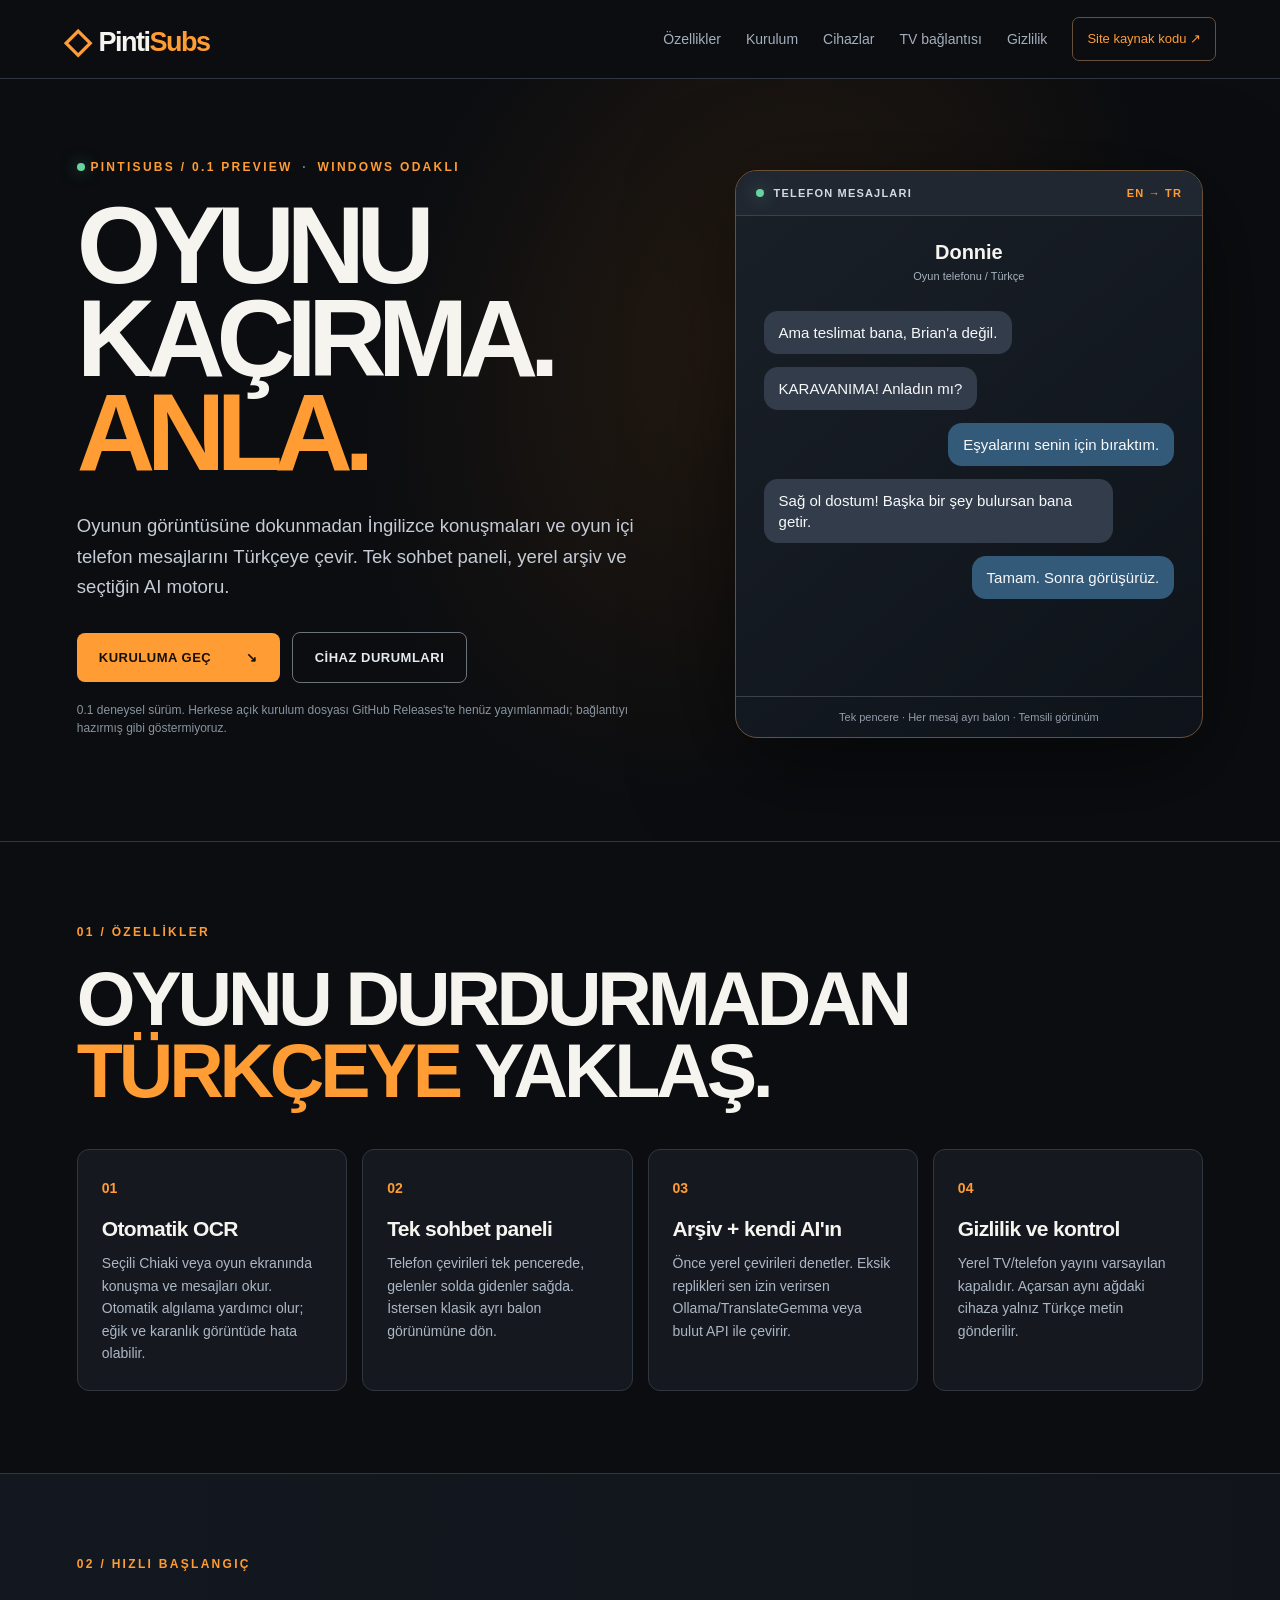
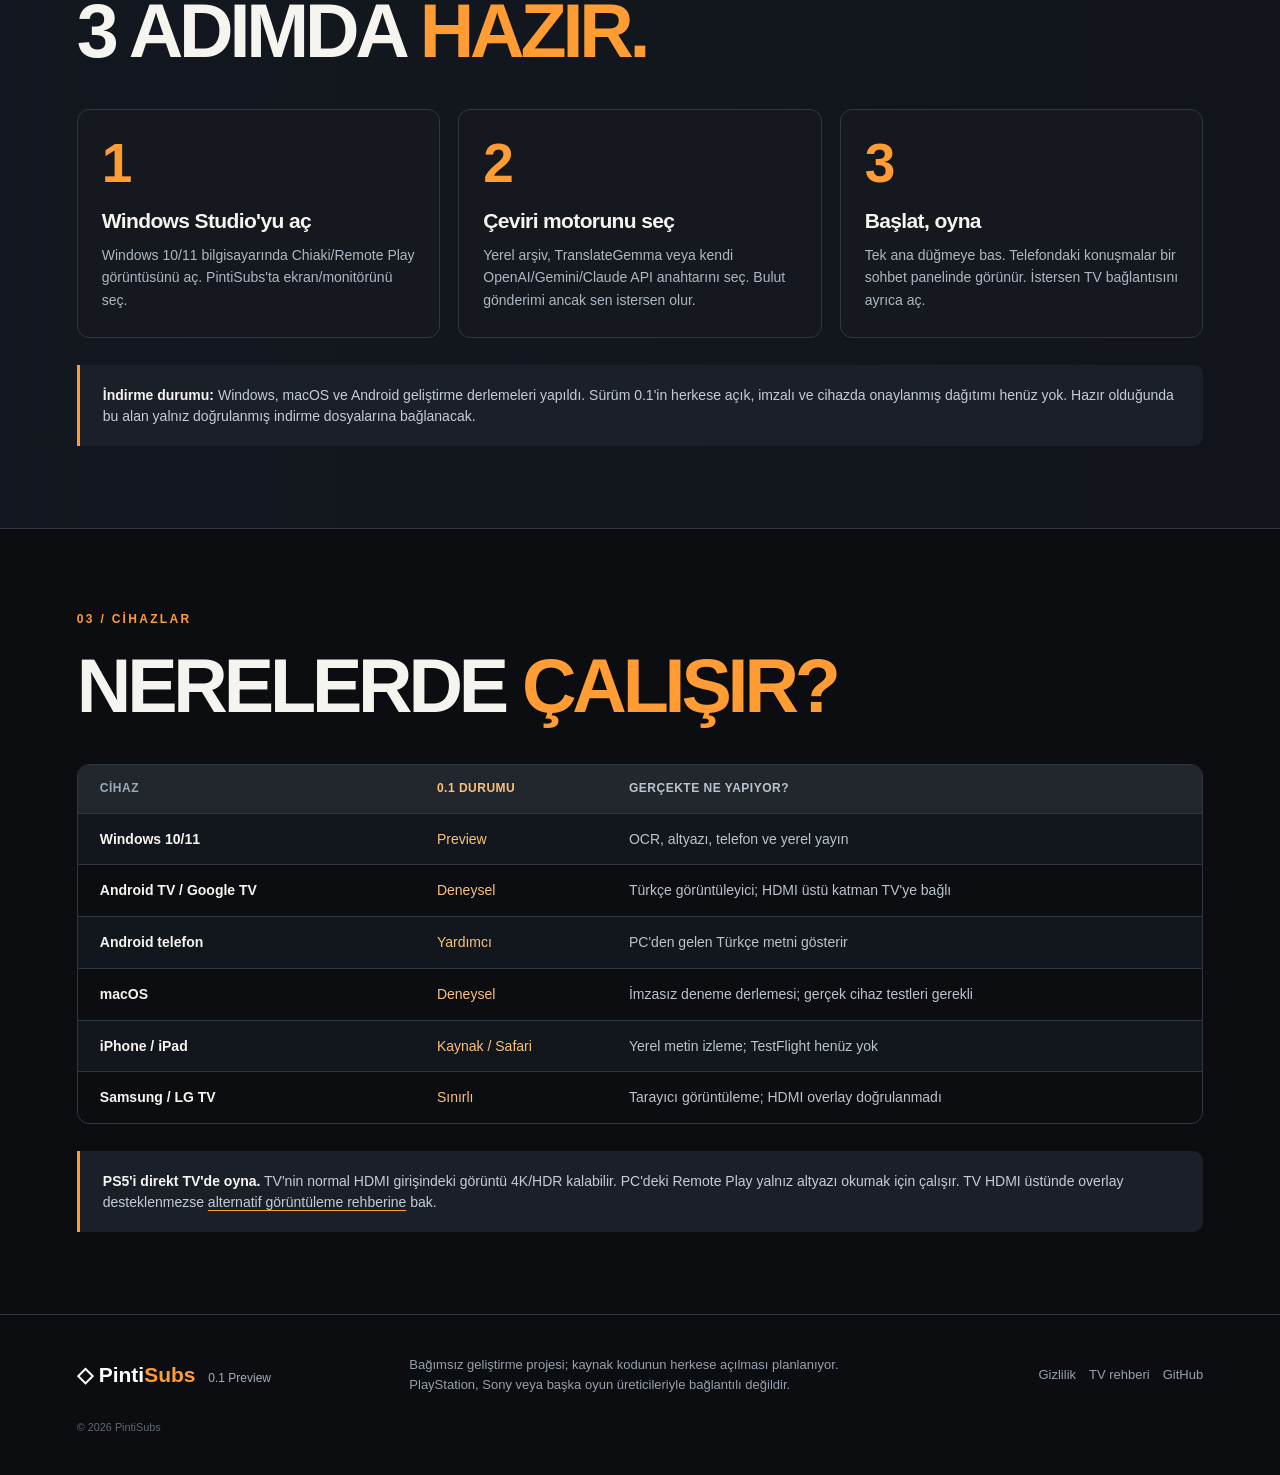
<file: index.html>
<!doctype html>
<html lang="tr">
<head>
<meta charset="utf-8">
<meta name="viewport" content="width=device-width,initial-scale=1">
<meta name="theme-color" content="#0b0d10">
<meta name="description" content="PintiSubs 0.1 Preview: PS5, Chiaki ve Windows oyunlarında Türkçe diyalog, telefon mesajları ve isteğe bağlı yerel çeviri görüntüleyici.">
<meta property="og:title" content="PintiSubs 0.1 — Oyunun dilini anla.">
<meta property="og:description" content="Windows oyun altyazısı ve telefon mesajları Türkçe. Android TV HDMI üstü katman deneysel. Ücretsiz önizleme.">
<title>PintiSubs 0.1 | Oyunun dilini anla</title>
<link rel="icon" type="image/svg+xml" href="assets/mark.svg">
<link rel="stylesheet" href="assets/site.css">
<link rel="canonical" href="https://pinticrm.github.io/pintisubs-site/">
</head>
<body>
<a class="skip" href="#main">İçeriğe geç</a>
<header class="topbar">
 <a class="brand" href="./" aria-label="PintiSubs ana sayfa"><span class="glyph">◇</span><span>Pinti<span class="accent">Subs</span></span></a>
 <nav aria-label="Ana menü"><a href="#ozellikler">Özellikler</a><a href="#kurulum">Kurulum</a><a href="#cihazlar">Cihazlar</a><a href="eslestir/">TV bağlantısı</a><a href="privacy.html">Gizlilik</a></nav>
 <a class="tiny-link" href="https://github.com/pinticrm/pintisubs-site">Site kaynak kodu ↗</a>
</header>
<main id="main">
 <section class="hero">
 <div class="glow" aria-hidden="true"></div>
 <div class="hero-main">
 <p class="eyebrow"><span class="dot"></span> PINTISUBS / 0.1 PREVIEW <span class="divider">·</span> WINDOWS ODAKLI</p>
 <h1>OYUNU<br>KAÇIRMA.<br><em>ANLA.</em></h1>
 <p class="subtitle">Oyunun görüntüsüne dokunmadan İngilizce konuşmaları ve oyun içi telefon mesajlarını Türkçeye çevir. Tek sohbet paneli, yerel arşiv ve seçtiğin AI motoru.</p>
 <div class="actions"><a class="primary" href="#kurulum">KURULUMA GEÇ <span aria-hidden="true">↘</span></a><a class="outline" href="#cihazlar">CİHAZ DURUMLARI</a></div>
 <p class="note">0.1 deneysel sürüm. Herkese açık kurulum dosyası GitHub Releases'te henüz yayımlanmadı; bağlantıyı hazırmış gibi göstermiyoruz.</p>
 </div>
 <div class="preview" aria-label="Örnek çeviri sohbet paneli">
  <div class="preview-head"><span class="live"></span> TELEFON MESAJLARI <span class="head-right">EN → TR</span></div>
  <div class="preview-body">
   <div class="contact">Donnie <span>Oyun telefonu / Türkçe</span></div>
   <p class="bubble">Ama teslimat bana, Brian'a değil.</p>
   <p class="bubble">KARAVANIMA! Anladın mı?</p>
   <p class="bubble outgoing">Eşyalarını senin için bıraktım.</p>
   <p class="bubble">Sağ ol dostum! Başka bir şey bulursan bana getir.</p>
   <p class="bubble outgoing">Tamam. Sonra görüşürüz.</p>
  </div>
  <div class="preview-foot">Tek pencere · Her mesaj ayrı balon · Temsili görünüm</div>
 </div>
 </section>

 <section class="section" id="ozellikler">
 <p class="eyebrow">01 / ÖZELLİKLER</p><h2>OYUNU DURDURMADAN<br><em>TÜRKÇEYE</em> YAKLAŞ.</h2>
 <div class="features">
  <article><span>01</span><h3>Otomatik OCR</h3><p>Seçili Chiaki veya oyun ekranında konuşma ve mesajları okur. Otomatik algılama yardımcı olur; eğik ve karanlık görüntüde hata olabilir.</p></article>
  <article><span>02</span><h3>Tek sohbet paneli</h3><p>Telefon çevirileri tek pencerede, gelenler solda gidenler sağda. İstersen klasik ayrı balon görünümüne dön.</p></article>
  <article><span>03</span><h3>Arşiv + kendi AI'ın</h3><p>Önce yerel çevirileri denetler. Eksik replikleri sen izin verirsen Ollama/TranslateGemma veya bulut API ile çevirir.</p></article>
  <article><span>04</span><h3>Gizlilik ve kontrol</h3><p>Yerel TV/telefon yayını varsayılan kapalıdır. Açarsan aynı ağdaki cihaza yalnız Türkçe metin gönderilir.</p></article>
 </div></section>

 <section class="section steps" id="kurulum">
 <p class="eyebrow">02 / HIZLI BAŞLANGIÇ</p><h2>3 ADIMDA <em>HAZIR.</em></h2>
 <div class="steps-grid">
 <article><b>1</b><h3>Windows Studio'yu aç</h3><p>Windows 10/11 bilgisayarında Chiaki/Remote Play görüntüsünü aç. PintiSubs'ta ekran/monitörünü seç.</p></article>
 <article><b>2</b><h3>Çeviri motorunu seç</h3><p>Yerel arşiv, TranslateGemma veya kendi OpenAI/Gemini/Claude API anahtarını seç. Bulut gönderimi ancak sen istersen olur.</p></article>
 <article><b>3</b><h3>Başlat, oyna</h3><p>Tek ana düğmeye bas. Telefondaki konuşmalar bir sohbet panelinde görünür. İstersen TV bağlantısını ayrıca aç.</p></article>
 </div>
 <p class="info"><strong>İndirme durumu:</strong> Windows, macOS ve Android geliştirme derlemeleri yapıldı. Sürüm 0.1'in herkese açık, imzalı ve cihazda onaylanmış dağıtımı henüz yok. Hazır olduğunda bu alan yalnız doğrulanmış indirme dosyalarına bağlanacak.</p>
 </section>

 <section class="section" id="cihazlar">
 <p class="eyebrow">03 / CİHAZLAR</p><h2>NERELERDE <em>ÇALIŞIR?</em></h2>
 <div class="device-table" role="table" aria-label="Cihaz destek durumu">
 <div role="row" class="table-heading"><span role="columnheader">Cihaz</span><span role="columnheader">0.1 durumu</span><span role="columnheader">Gerçekte ne yapıyor?</span></div>
 <div role="row"><span role="cell">Windows 10/11</span><span role="cell" class="accent">Preview</span><span role="cell">OCR, altyazı, telefon ve yerel yayın</span></div>
 <div role="row"><span role="cell">Android TV / Google TV</span><span role="cell">Deneysel</span><span role="cell">Türkçe görüntüleyici; HDMI üstü katman TV'ye bağlı</span></div>
 <div role="row"><span role="cell">Android telefon</span><span role="cell">Yardımcı</span><span role="cell">PC'den gelen Türkçe metni gösterir</span></div>
 <div role="row"><span role="cell">macOS</span><span role="cell">Deneysel</span><span role="cell">İmzasız deneme derlemesi; gerçek cihaz testleri gerekli</span></div>
 <div role="row"><span role="cell">iPhone / iPad</span><span role="cell">Kaynak / Safari</span><span role="cell">Yerel metin izleme; TestFlight henüz yok</span></div>
 <div role="row"><span role="cell">Samsung / LG TV</span><span role="cell">Sınırlı</span><span role="cell">Tarayıcı görüntüleme; HDMI overlay doğrulanmadı</span></div>
 </div>
 <div class="callout"><strong>PS5'i direkt TV'de oyna.</strong> TV'nin normal HDMI girişindeki görüntü 4K/HDR kalabilir. PC'deki Remote Play yalnız altyazı okumak için çalışır. TV HDMI üstünde overlay desteklenmezse <a href="eslestir/">alternatif görüntüleme rehberine</a> bak.</div>
 </section>
</main>
<footer><div class="footer-brand">◇ Pinti<span>Subs</span> <small>0.1 Preview</small></div><p>Bağımsız geliştirme projesi; kaynak kodunun herkese açılması planlanıyor. PlayStation, Sony veya başka oyun üreticileriyle bağlantılı değildir.</p><div><a href="privacy.html">Gizlilik</a><a href="eslestir/">TV rehberi</a><a href="https://github.com/pinticrm/pintisubs-site">GitHub</a></div><small>© 2026 PintiSubs</small></footer>
</body></html>
</file>
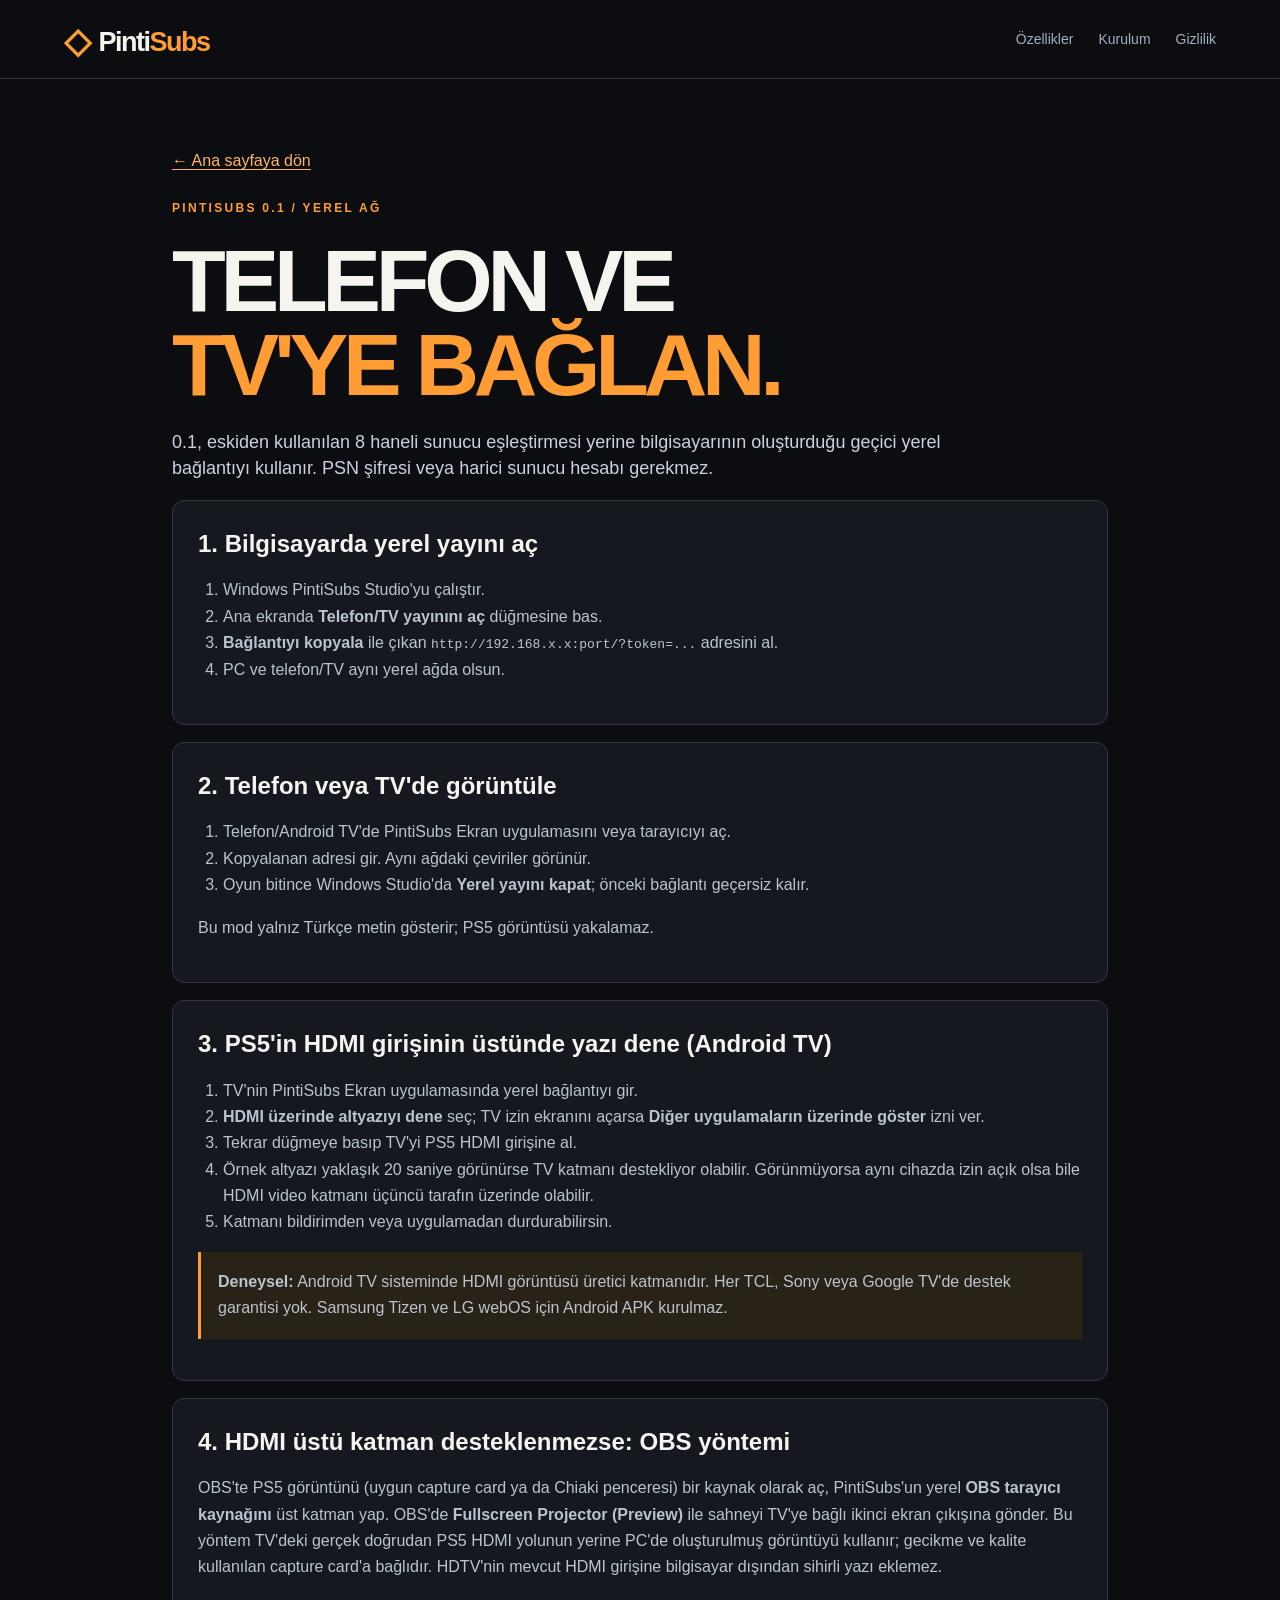
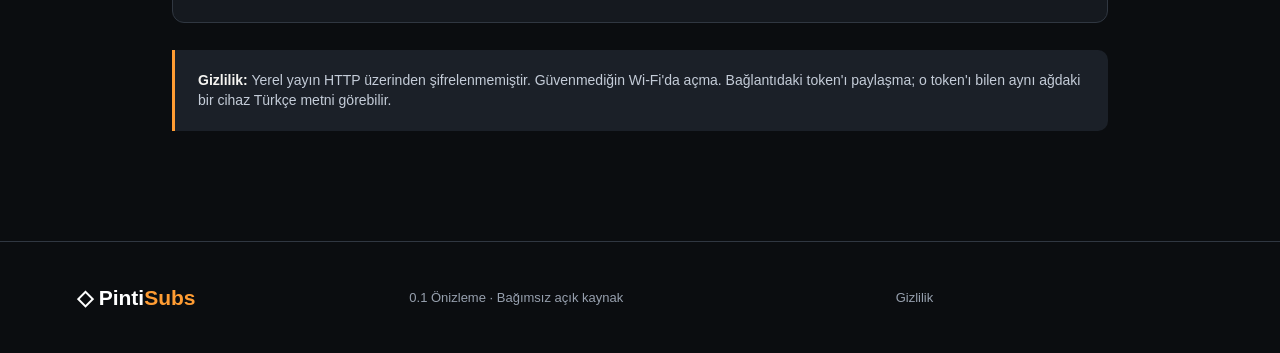
<file: eslestir/index.html>
<!doctype html><html lang="tr"><head><meta charset="utf-8"><meta name="viewport" content="width=device-width,initial-scale=1"><meta name="theme-color" content="#0b0d10"><meta name="description" content="PintiSubs 0.1 Android TV, telefon ve OBS yerel bağlantı rehberi."><title>Telefon / TV Bağlantısı | PintiSubs 0.1</title><link rel="icon" href="../assets/mark.svg" type="image/svg+xml"><link rel="stylesheet" href="../assets/site.css"><style>.guide{max-width:980px;margin:auto;padding:70px 22px 110px}.guide h1{font-size:clamp(46px,9vw,88px);letter-spacing:-.06em;line-height:.95;margin:0 0 22px}.guide .lead{font-size:18px;color:#cad2df;max-width:770px}.guide article{border:1px solid var(--line);background:var(--panel);padding:25px;margin-top:17px;border-radius:12px}.guide article h2{font-size:24px;margin:0 0 14px}.guide article p,.guide li{color:#bac4cf;line-height:1.65}.guide ol{padding-left:25px}.guide kbd{border:1px solid #5e646b;padding:3px 7px;background:#2b3037;border-radius:5px}.guide .warning{border-left:3px solid #ff9c33;padding:17px;background:#282217}.guide a{color:#ffb466;text-decoration:underline;text-underline-offset:3px}.guide .back{display:inline-block;margin-bottom:27px}</style></head><body><header class="topbar"><a class="brand" href="../"><span class="glyph">◇</span>Pinti<span class="accent">Subs</span></a><nav><a href="../#ozellikler">Özellikler</a><a href="../#kurulum">Kurulum</a><a href="../privacy.html">Gizlilik</a></nav></header><main class="guide"><a class="back" href="../">← Ana sayfaya dön</a><p class="eyebrow">PINTISUBS 0.1 / YEREL AĞ</p><h1>TELEFON VE<br><em>TV'YE BAĞLAN.</em></h1><p class="lead">0.1, eskiden kullanılan 8 haneli sunucu eşleştirmesi yerine bilgisayarının oluşturduğu geçici yerel bağlantıyı kullanır. PSN şifresi veya harici sunucu hesabı gerekmez.</p>
<article><h2>1. Bilgisayarda yerel yayını aç</h2><ol><li>Windows PintiSubs Studio'yu çalıştır.</li><li>Ana ekranda <strong>Telefon/TV yayınını aç</strong> düğmesine bas.</li><li><strong>Bağlantıyı kopyala</strong> ile çıkan <code>http://192.168.x.x:port/?token=...</code> adresini al.</li><li>PC ve telefon/TV aynı yerel ağda olsun.</li></ol></article>
<article><h2>2. Telefon veya TV'de görüntüle</h2><ol><li>Telefon/Android TV'de PintiSubs Ekran uygulamasını veya tarayıcıyı aç.</li><li>Kopyalanan adresi gir. Aynı ağdaki çeviriler görünür.</li><li>Oyun bitince Windows Studio'da <strong>Yerel yayını kapat</strong>; önceki bağlantı geçersiz kalır.</li></ol><p>Bu mod yalnız Türkçe metin gösterir; PS5 görüntüsü yakalamaz.</p></article>
<article><h2>3. PS5'in HDMI girişinin üstünde yazı dene (Android TV)</h2><ol><li>TV'nin PintiSubs Ekran uygulamasında yerel bağlantıyı gir.</li><li><strong>HDMI üzerinde altyazıyı dene</strong> seç; TV izin ekranını açarsa <strong>Diğer uygulamaların üzerinde göster</strong> izni ver.</li><li>Tekrar düğmeye basıp TV'yi PS5 HDMI girişine al.</li><li>Örnek altyazı yaklaşık 20 saniye görünürse TV katmanı destekliyor olabilir. Görünmüyorsa aynı cihazda izin açık olsa bile HDMI video katmanı üçüncü tarafın üzerinde olabilir.</li><li>Katmanı bildirimden veya uygulamadan durdurabilirsin.</li></ol><p class="warning"><strong>Deneysel:</strong> Android TV sisteminde HDMI görüntüsü üretici katmanıdır. Her TCL, Sony veya Google TV'de destek garantisi yok. Samsung Tizen ve LG webOS için Android APK kurulmaz.</p></article>
<article><h2>4. HDMI üstü katman desteklenmezse: OBS yöntemi</h2><p>OBS'te PS5 görüntünü (uygun capture card ya da Chiaki penceresi) bir kaynak olarak aç, PintiSubs'un yerel <strong>OBS tarayıcı kaynağını</strong> üst katman yap. OBS'de <strong>Fullscreen Projector (Preview)</strong> ile sahneyi TV'ye bağlı ikinci ekran çıkışına gönder. Bu yöntem TV'deki gerçek doğrudan PS5 HDMI yolunun yerine PC'de oluşturulmuş görüntüyü kullanır; gecikme ve kalite kullanılan capture card'a bağlıdır. HDTV'nin mevcut HDMI girişine bilgisayar dışından sihirli yazı eklemez.</p></article>
<p class="info"><strong>Gizlilik:</strong> Yerel yayın HTTP üzerinden şifrelenmemiştir. Güvenmediğin Wi-Fi'da açma. Bağlantıdaki token'ı paylaşma; o token'ı bilen aynı ağdaki bir cihaz Türkçe metni görebilir.</p></main><footer><div class="footer-brand">◇ Pinti<span>Subs</span></div><p>0.1 Önizleme · Bağımsız açık kaynak</p><div><a href="../privacy.html">Gizlilik</a></div></footer></body></html>
</file>
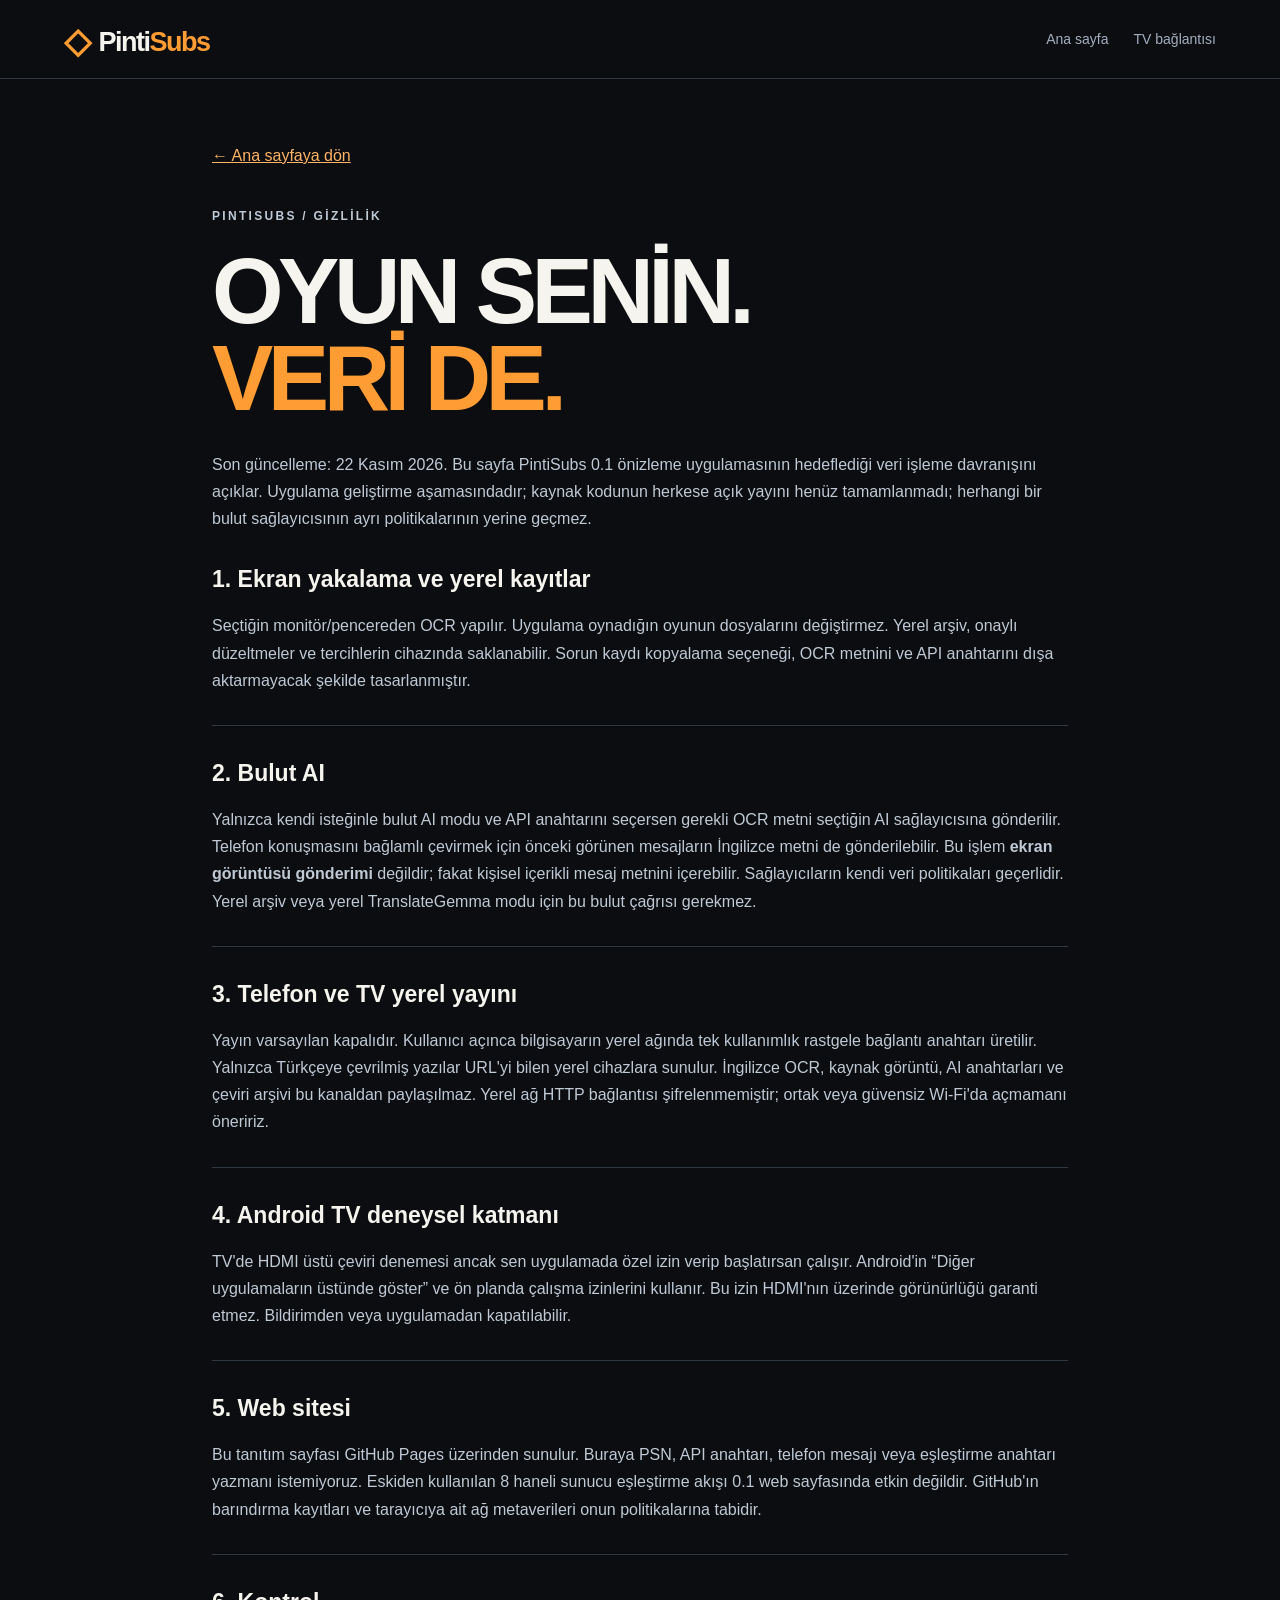
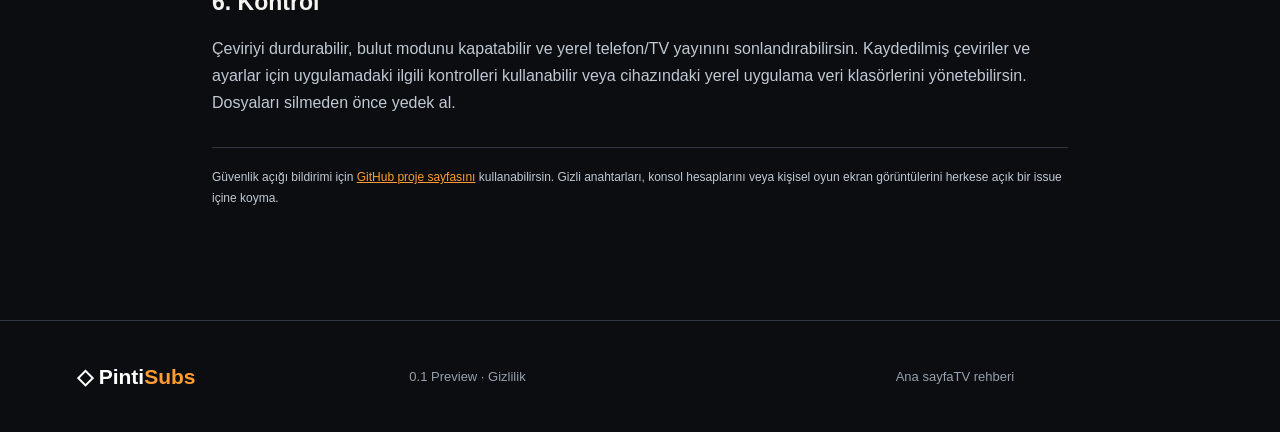
<file: privacy.html>
<!doctype html><html lang="tr"><head><meta charset="utf-8"><meta name="viewport" content="width=device-width,initial-scale=1"><meta name="description" content="PintiSubs 0.1 gizlilik ve yerel yayın ilkeleri"><meta name="theme-color" content="#0b0d10"><title>Gizlilik | PintiSubs 0.1</title><link rel="icon" type="image/svg+xml" href="assets/mark.svg"><link rel="stylesheet" href="assets/site.css"><style>.legal{max-width:900px;margin:auto;padding:65px 22px 100px}.legal h1{font-size:clamp(52px,8vw,92px);line-height:.95;letter-spacing:-.06em;margin:12px 0 28px}.legal h2{margin:30px 0 10px;font-size:23px}.legal p,.legal li{color:#c0c9d4;line-height:1.7}.legal a{color:var(--accent);text-decoration:underline}.legal .note{max-width:none}.legal section{padding-bottom:15px;border-bottom:1px solid #303741}</style></head><body><header class="topbar"><a class="brand" href="./"><span class="glyph">◇</span>Pinti<span class="accent">Subs</span></a><nav><a href="./">Ana sayfa</a><a href="eslestir/">TV bağlantısı</a></nav></header><main class="legal"><a href="./" style="color:#ffb466">← Ana sayfaya dön</a><p class="eyebrow" style="margin-top:38px">PINTISUBS / GİZLİLİK</p><h1>OYUN SENİN.<br><em>VERİ DE.</em></h1><p>Son güncelleme: 22 Kasım 2026. Bu sayfa PintiSubs 0.1 önizleme uygulamasının hedeflediği veri işleme davranışını açıklar. Uygulama geliştirme aşamasındadır; kaynak kodunun herkese açık yayını henüz tamamlanmadı; herhangi bir bulut sağlayıcısının ayrı politikalarının yerine geçmez.</p>
<section><h2>1. Ekran yakalama ve yerel kayıtlar</h2><p>Seçtiğin monitör/pencereden OCR yapılır. Uygulama oynadığın oyunun dosyalarını değiştirmez. Yerel arşiv, onaylı düzeltmeler ve tercihlerin cihazında saklanabilir. Sorun kaydı kopyalama seçeneği, OCR metnini ve API anahtarını dışa aktarmayacak şekilde tasarlanmıştır.</p></section>
<section><h2>2. Bulut AI</h2><p>Yalnızca kendi isteğinle bulut AI modu ve API anahtarını seçersen gerekli OCR metni seçtiğin AI sağlayıcısına gönderilir. Telefon konuşmasını bağlamlı çevirmek için önceki görünen mesajların İngilizce metni de gönderilebilir. Bu işlem <strong>ekran görüntüsü gönderimi</strong> değildir; fakat kişisel içerikli mesaj metnini içerebilir. Sağlayıcıların kendi veri politikaları geçerlidir. Yerel arşiv veya yerel TranslateGemma modu için bu bulut çağrısı gerekmez.</p></section>
<section><h2>3. Telefon ve TV yerel yayını</h2><p>Yayın varsayılan kapalıdır. Kullanıcı açınca bilgisayarın yerel ağında tek kullanımlık rastgele bağlantı anahtarı üretilir. Yalnızca Türkçeye çevrilmiş yazılar URL'yi bilen yerel cihazlara sunulur. İngilizce OCR, kaynak görüntü, AI anahtarları ve çeviri arşivi bu kanaldan paylaşılmaz. Yerel ağ HTTP bağlantısı şifrelenmemiştir; ortak veya güvensiz Wi-Fi'da açmamanı öneririz.</p></section>
<section><h2>4. Android TV deneysel katmanı</h2><p>TV'de HDMI üstü çeviri denemesi ancak sen uygulamada özel izin verip başlatırsan çalışır. Android'in “Diğer uygulamaların üstünde göster” ve ön planda çalışma izinlerini kullanır. Bu izin HDMI'nın üzerinde görünürlüğü garanti etmez. Bildirimden veya uygulamadan kapatılabilir.</p></section>
<section><h2>5. Web sitesi</h2><p>Bu tanıtım sayfası GitHub Pages üzerinden sunulur. Buraya PSN, API anahtarı, telefon mesajı veya eşleştirme anahtarı yazmanı istemiyoruz. Eskiden kullanılan 8 haneli sunucu eşleştirme akışı 0.1 web sayfasında etkin değildir. GitHub'ın barındırma kayıtları ve tarayıcıya ait ağ metaverileri onun politikalarına tabidir.</p></section>
<section><h2>6. Kontrol</h2><p>Çeviriyi durdurabilir, bulut modunu kapatabilir ve yerel telefon/TV yayınını sonlandırabilirsin. Kaydedilmiş çeviriler ve ayarlar için uygulamadaki ilgili kontrolleri kullanabilir veya cihazındaki yerel uygulama veri klasörlerini yönetebilirsin. Dosyaları silmeden önce yedek al.</p></section>
<p class="note">Güvenlik açığı bildirimi için <a href="https://github.com/pinticrm/pintisubs-site">GitHub proje sayfasını</a> kullanabilirsin. Gizli anahtarları, konsol hesaplarını veya kişisel oyun ekran görüntülerini herkese açık bir issue içine koyma.</p></main><footer><div class="footer-brand">◇ Pinti<span>Subs</span></div><p>0.1 Preview · Gizlilik</p><div><a href="./">Ana sayfa</a><a href="eslestir/">TV rehberi</a></div></footer></body></html>
</file>
<file: assets/site.css>
:root{--bg:#0b0d10;--panel:#15191f;--soft:#1d222a;--line:#303741;--ink:#f6f4ef;--secondary:#a5aebd;--accent:#ff9c33;--accent2:#fbc17b}*{box-sizing:border-box}html{scroll-behavior:smooth}body{margin:0;color:var(--ink);background:var(--bg);font-family:Inter,"Segoe UI",Arial,sans-serif;line-height:1.48;-webkit-font-smoothing:antialiased}a{color:inherit;text-decoration:none}a:focus-visible,button:focus-visible{outline:3px solid var(--accent);outline-offset:4px}.skip{position:absolute;left:-9999px;top:8px;z-index:999;padding:10px;background:#fff;color:#000}.skip:focus{left:8px}::selection{background:var(--accent);color:#000}em{font-style:normal;color:var(--accent)}.accent{color:var(--accent)}.topbar{display:flex;align-items:center;gap:25px;min-height:79px;padding:0 clamp(20px,5vw,90px);border-bottom:1px solid var(--line);position:relative;z-index:5;background:rgba(11,13,16,.95)}.brand{font-size:27px;font-weight:900;letter-spacing:-1.5px;white-space:nowrap}.glyph{display:inline-block;color:var(--accent);font-size:35px;transform:translateY(2px);margin-right:9px}.topbar nav{display:flex;gap:25px;margin-left:auto;font-size:14px;color:var(--secondary)}.topbar nav a:hover,.tiny-link:hover,footer a:hover{color:var(--accent)}.tiny-link{font-size:13px;color:var(--accent);border:1px solid #67503a;border-radius:7px;padding:11px 14px;white-space:nowrap}.hero{position:relative;overflow:hidden;display:grid;grid-template-columns:minmax(0,1.05fr) minmax(340px,.85fr);align-items:center;gap:7%;max-width:1570px;min-height:640px;margin:auto;padding:80px clamp(22px,6vw,105px) 92px}.glow{position:absolute;pointer-events:none;inset:-40% auto 0 28%;width:800px;height:1100px;transform:rotate(26deg);background:radial-gradient(ellipse at center,rgba(255,137,28,.105),transparent 65%)}.hero-main,.preview{position:relative;z-index:1}.eyebrow{letter-spacing:2.3px;font-size:12px;font-weight:800;color:var(--accent);margin:0 0 22px}.dot,.live{display:inline-block;width:8px;height:8px;border-radius:99px;background:#67d3a0;box-shadow:0 0 16px #67d3a080}.divider{color:#7c838e;padding:0 4px}.hero h1{font-size:clamp(66px,8.5vw,142px);font-weight:900;line-height:.86;letter-spacing:-.08em;margin:0 0 32px}.subtitle{font-size:clamp(16px,1.45vw,20px);color:#c6ccd5;max-width:650px;line-height:1.62}.actions{display:flex;align-items:center;flex-wrap:wrap;gap:12px;margin-top:30px}.primary,.outline{padding:15px 22px;display:inline-flex;gap:35px;justify-content:space-between;align-items:center;font-size:13px;font-weight:900;border-radius:8px;letter-spacing:.5px}.primary{background:var(--accent);color:#16100a}.primary:hover{background:#ffb352}.outline{border:1px solid #6a727a;color:#e5eaf0}.outline:hover{border-color:var(--accent)}.note{font-size:12px;color:#89949f;max-width:570px;margin-top:19px}.preview{background:linear-gradient(140deg,#1a2028,#0e131a);box-shadow:0 25px 100px #0008;border:1px solid #695037;border-radius:22px;overflow:hidden;min-width:0}.preview-head{display:flex;align-items:center;gap:10px;background:#212731;border-bottom:1px solid #39414d;padding:14px 20px;font-size:11px;font-weight:800;letter-spacing:1.2px;color:#d2d9e4}.head-right{margin-left:auto;color:var(--accent)}.preview-body{padding:22px 28px 35px;min-height:480px}.contact{text-align:center;font-weight:800;font-size:20px;margin-bottom:27px}.contact span{display:block;font-size:11px;font-weight:400;color:#a6b1bd}.bubble{display:block;background:#323c4a;padding:11px 15px;border-radius:14px;width:max-content;max-width:85%;margin:13px 0;line-height:1.4;color:#f7f8fa;font-size:15px;overflow-wrap:anywhere}.bubble.outgoing{margin-left:auto;background:#345a7a}.preview-foot{font-size:11px;padding:12px 20px;border-top:1px solid #39414d;color:#939daa;text-align:center}.section{padding:82px clamp(20px,6vw,105px);border-top:1px solid var(--line);max-width:1570px;margin:auto}.section h2{font-size:clamp(42px,5.9vw,92px);line-height:.95;letter-spacing:-.055em;margin:0 0 41px;font-weight:900}.features{display:grid;grid-template-columns:repeat(4,1fr);gap:15px}.features article,.steps-grid article{background:var(--panel);border:1px solid var(--line);padding:26px 24px;border-radius:12px}.features article span{font-size:14px;color:var(--accent);font-weight:800}.features h3,.steps-grid h3{font-size:21px;letter-spacing:-.03em;margin:14px 0 8px}.features p,.steps-grid p{color:#adb7c4;font-size:14px;line-height:1.6;margin:0}.steps{background:linear-gradient(90deg,#131820,#11151b)}.steps-grid{display:grid;grid-template-columns:repeat(3,1fr);gap:18px}.steps-grid b{font-size:55px;line-height:1;color:var(--accent)}.info,.callout{border-left:3px solid var(--accent);padding:20px 23px;background:#1b2028;border-radius:0 10px 10px 0;margin:27px 0 0;color:#c4ccd8;font-size:14px}.info strong,.callout strong{color:#f5f4f1}.callout a{text-decoration:underline;text-decoration-color:var(--accent);text-underline-offset:3px}.device-table{border:1px solid var(--line);border-radius:12px;overflow:hidden}.device-table>div{display:grid;grid-template-columns:1.1fr .6fr 1.9fr;border-top:1px solid var(--line);gap:18px;padding:15px 22px;font-size:14px;align-items:center}.device-table>div:first-child{border-top:0}.device-table .table-heading{font-weight:800;background:#22272e;color:#9babb9;letter-spacing:.5px;font-size:12px;text-transform:uppercase}.device-table>div:not(.table-heading):nth-child(even){background:#12171d}.device-table>div span:first-child{font-weight:800}.device-table>div span:nth-child(2){color:var(--accent2)}.device-table>div span:last-child{color:#bbc3ce}footer{max-width:1570px;margin:auto;padding:40px clamp(20px,6vw,105px);border-top:1px solid var(--line);color:#97a0ae;font-size:13px;display:grid;grid-template-columns:1fr 1.5fr 1fr;gap:25px;align-items:center}.footer-brand{font-size:21px;font-weight:900;color:#fff}.footer-brand span{color:var(--accent)}.footer-brand small{font-weight:400;color:#a3aebf;font-size:12px;margin-left:7px}footer>div:nth-last-child(2){display:flex;gap:13px;justify-content:flex-end}footer>small{grid-column:1/-1;color:#5f6874}footer p{margin:0}
@media(max-width:1120px){.topbar nav{gap:13px}.topbar .tiny-link{display:none}.hero{gap:4%;padding-top:65px;min-height:600px}.features{grid-template-columns:repeat(2,1fr)}}
@media(max-width:760px){.topbar{padding:12px 18px;min-height:60px;flex-wrap:wrap;gap:5px}.brand{font-size:22px}.glyph{font-size:28px}.topbar nav{order:3;width:100%;overflow-x:auto;gap:20px;white-space:nowrap;padding:8px 0;font-size:13px}.hero{grid-template-columns:1fr;gap:35px;padding:55px 20px 60px;min-height:auto}.hero h1{font-size:clamp(64px,15vw,102px)}.preview-body{min-height:375px;padding:20px}.subtitle{font-size:17px}.section{padding:63px 20px}.features,.steps-grid{grid-template-columns:1fr}.section h2{font-size:clamp(42px,11vw,65px)}.device-table>div{grid-template-columns:1fr 1fr;gap:5px 10px;font-size:13px;padding:14px}.device-table>div span:last-child{grid-column:1 / -1;font-size:12px}.device-table .table-heading span:last-child{display:none}footer{grid-template-columns:1fr;gap:15px}footer>div:nth-last-child(2){justify-content:flex-start}footer>small{grid-column:1}}@media(prefers-reduced-motion:reduce){html{scroll-behavior:auto}}
</file>
